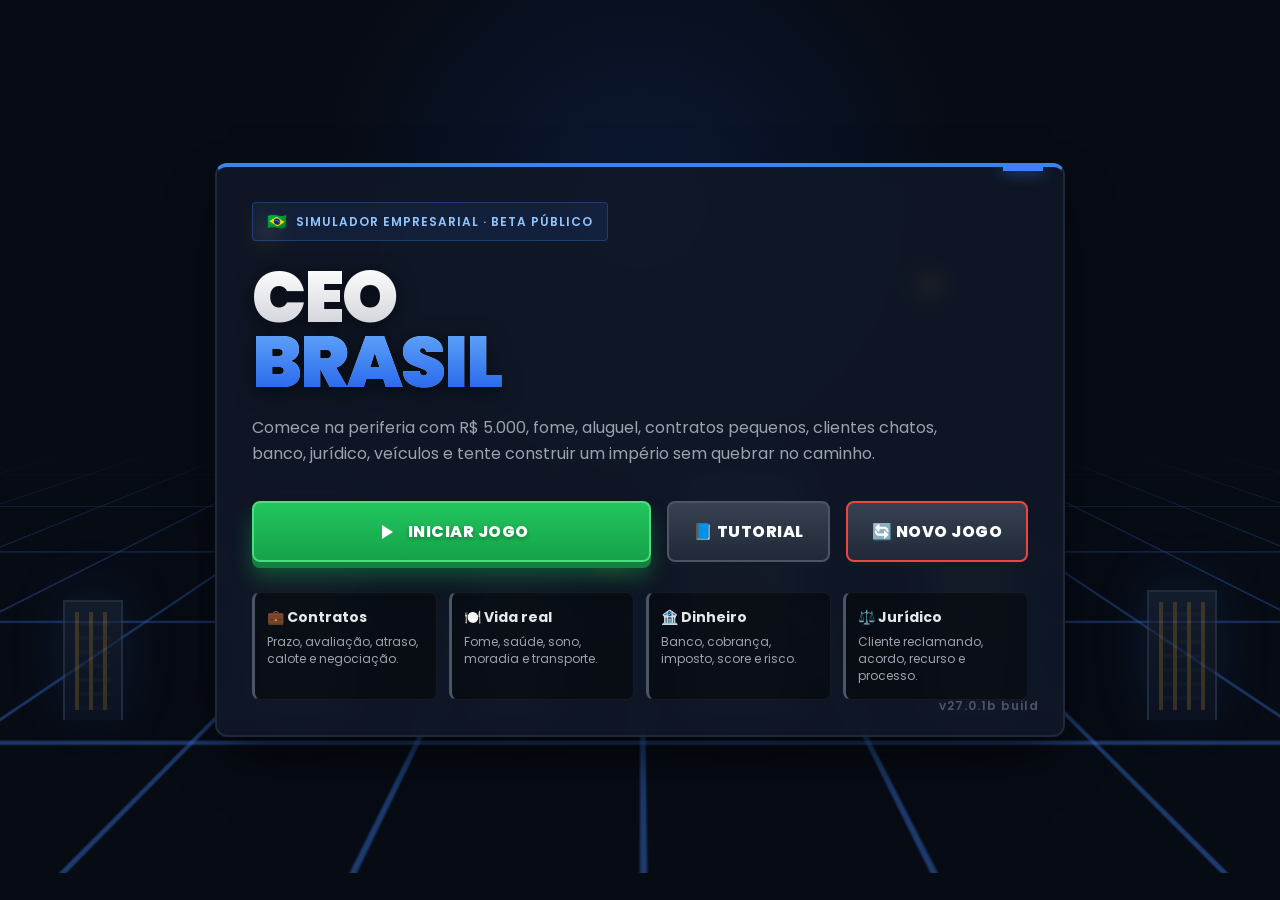
<file: index.html>
<!DOCTYPE html>
<html lang="pt-BR">
<head>
  <meta charset="UTF-8" />
  <meta name="viewport" content="width=device-width, initial-scale=1.0" />
  <title>CEO Brasil - Menu Inicial</title>
  <!-- Usando uma fonte mais encorpada para dar cara de logo de jogo -->
  <link href="https://fonts.googleapis.com/css2?family=Poppins:wght@400;600;800;900&display=swap" rel="stylesheet">
  
  <style>
    :root {
      --bg-dark: #070b14;
      --panel-bg: #111827;
      --panel-border: #1f2937;
      --accent-blue: #3b82f6;
      --accent-green: #22c55e;
      --text-main: #f3f4f6;
      --text-muted: #9ca3af;
      --money-gold: #fbbf24;
    }

    * {
      box-sizing: border-box;
      font-family: 'Poppins', sans-serif;
    }

    body {
      min-height: 100vh;
      margin: 0;
      overflow: hidden; /* Oculta a barra de rolagem */
      color: var(--text-main);
      background-color: var(--bg-dark);
      display: flex;
      justify-content: center;
      align-items: center;
      padding: 24px;
      position: relative;
    }

    /* --- EFEITO 3D DO CHÃO (RETROWAVE/SIMULADOR) --- */
    .floor-grid {
      position: absolute;
      bottom: 0; left: -50%; right: -50%;
      height: 50vh;
      background-image: 
        linear-gradient(rgba(59, 130, 246, 0.4) 2px, transparent 2px),
        linear-gradient(90deg, rgba(59, 130, 246, 0.4) 2px, transparent 2px);
      background-size: 80px 80px;
      transform: perspective(600px) rotateX(75deg);
      transform-origin: top center;
      animation: floorScroll 2s linear infinite;
      z-index: -3;
      -webkit-mask-image: linear-gradient(to top, rgba(0,0,0,1) 0%, rgba(0,0,0,0) 100%);
      mask-image: linear-gradient(to top, rgba(0,0,0,1) 0%, rgba(0,0,0,0) 100%);
    }

    @keyframes floorScroll {
      0% { background-position: 0 0; }
      100% { background-position: 0 80px; }
    }

    /* Brilho no fundo */
    body::before {
      content: "";
      position: absolute;
      top: -20%; left: 20%;
      width: 60vw; height: 60vw;
      background: radial-gradient(circle, rgba(37, 99, 235, 0.15) 0%, transparent 60%);
      z-index: -4;
      pointer-events: none;
    }

    .menu-scene {
      width: min(850px, 100%); /* Ajustado para um card único */
      position: relative;
      z-index: 1;
    }

    /* --- CIDADE COM SCROLL INFINITO --- */
    .city-wrapper {
      position: absolute;
      inset: auto 0 20vh 0; /* Acima da linha do chão */
      height: 250px;
      z-index: -2;
      opacity: 0.6;
      display: flex;
      width: 200vw;
      animation: cityScroll 40s linear infinite;
      pointer-events: none;
      filter: drop-shadow(0 -10px 30px rgba(59, 130, 246, 0.2));
    }

    @keyframes cityScroll {
      0% { transform: translateX(0); }
      100% { transform: translateX(-50vw); }
    }

    .city-layer {
      display: flex;
      align-items: flex-end;
      justify-content: space-around;
      width: 100vw;
      height: 100%;
    }
    
    .building {
      width: 80px;
      background: linear-gradient(180deg, #1e293b, #0f172a);
      border: 2px solid #334155;
      border-bottom: 0;
      position: relative;
    }
    /* Luzes das janelas */
    .building::after {
      content: "";
      position: absolute;
      inset: 10px;
      background: 
        repeating-linear-gradient(90deg, var(--money-gold) 0 4px, transparent 4px 14px),
        repeating-linear-gradient(180deg, transparent 0 10px, rgba(255,255,255,0.1) 10px 14px);
      opacity: 0.3;
    }

    .b1 { height: 120px; width: 60px; }
    .b2 { height: 200px; width: 100px; }
    .b3 { height: 150px; width: 80px; }
    .b4 { height: 240px; width: 120px; border-top: 4px solid var(--accent-blue); }
    .b5 { height: 180px; width: 90px; }
    .b6 { height: 130px; width: 70px; }

    /* --- LAYOUT PRINCIPAL --- */
    .menu-grid {
      display: flex;
      justify-content: center;
      width: 100%;
    }

    /* --- PAINEIS ESTILO HUD DE JOGO --- */
    .game-card {
      background: rgba(17, 24, 39, 0.85);
      backdrop-filter: blur(10px);
      border: 2px solid var(--panel-border);
      border-top: 4px solid var(--accent-blue);
      border-radius: 12px;
      padding: 35px;
      box-shadow: 0 25px 50px -12px rgba(0, 0, 0, 0.7);
      position: relative;
      overflow: hidden;
    }

    /* Detalhe tecnológico no painel */
    .game-card::before {
      content: "";
      position: absolute;
      top: 0; right: 20px;
      width: 40px; height: 4px;
      background: var(--accent-blue);
      box-shadow: 0 0 15px var(--accent-blue);
    }

    .badge {
      display: inline-flex;
      align-items: center;
      gap: 8px;
      padding: 6px 14px;
      border-radius: 4px;
      background: rgba(59, 130, 246, 0.1);
      border: 1px solid rgba(59, 130, 246, 0.3);
      color: #93c5fd;
      font-size: 12px;
      font-weight: 600;
      text-transform: uppercase;
      letter-spacing: 1px;
      margin-bottom: 24px;
    }

    /* --- LOGO DO JOGO --- */
    .title {
      font-size: clamp(48px, 6vw, 72px);
      line-height: 0.9;
      margin: 0;
      letter-spacing: -2px;
      text-transform: uppercase;
      font-weight: 900;
      background: linear-gradient(180deg, #ffffff, #9ca3af);
      -webkit-background-clip: text;
      -webkit-text-fill-color: transparent;
      filter: drop-shadow(0 4px 10px rgba(0,0,0,0.5));
    }
    
    .title span {
      display: block;
      color: var(--accent-blue);
      background: linear-gradient(180deg, #60a5fa, #2563eb);
      -webkit-background-clip: text;
      -webkit-text-fill-color: transparent;
    }

    .subtitle {
      margin: 20px 0 0;
      color: var(--text-muted);
      font-size: 16px;
      line-height: 1.6;
      max-width: 90%;
    }

    /* --- BOTÕES DE AÇÃO (GAME UI) --- */
    .menu-buttons {
      display: flex;
      flex-wrap: wrap;
      gap: 16px;
      margin: 35px 0 30px;
    }

    .menu-btn {
      padding: 16px 24px;
      border-radius: 8px;
      text-decoration: none;
      color: white;
      font-weight: 800;
      font-size: 16px;
      text-transform: uppercase;
      letter-spacing: 0.5px;
      display: inline-flex;
      align-items: center;
      justify-content: center;
      gap: 10px;
      transition: all 0.2s ease;
      position: relative;
      overflow: hidden;
    }

    /* Botão Principal de Iniciar */
    .start {
      background: linear-gradient(180deg, var(--accent-green), #16a34a);
      border: 2px solid #4ade80;
      box-shadow: 0 6px 0 #15803d, 0 15px 20px rgba(22, 163, 74, 0.4);
      text-shadow: 0 2px 4px rgba(0,0,0,0.3);
      flex: 1; /* Ocupa mais espaço */
      min-width: 200px;
    }
    
    .start:active {
      transform: translateY(6px);
      box-shadow: 0 0px 0 #15803d, 0 5px 10px rgba(22, 163, 74, 0.4);
    }

    .start:hover {
      filter: brightness(1.1);
      box-shadow: 0 6px 0 #15803d, 0 15px 30px rgba(22, 163, 74, 0.6);
    }

    /* Botões Secundários */
    .secondary-btn {
      background: linear-gradient(180deg, #374151, #1f2937);
      border: 2px solid #4b5563;
      box-shadow: 0 4px 0 #111827;
    }

    .secondary-btn:active {
      transform: translateY(4px);
      box-shadow: 0 0px 0 #111827;
    }

    .secondary-btn:hover {
      border-color: #6b7280;
      background: linear-gradient(180deg, #4b5563, #374151);
    }

    .dangerish {
      border-color: #ef4444;
    }
    .dangerish:hover {
      border-color: #f87171;
      background: linear-gradient(180deg, #991b1b, #7f1d1d);
    }

    /* --- MINI STATUS (Módulos do Simulador) --- */
    .mini-stats {
      display: grid;
      grid-template-columns: repeat(4, 1fr);
      gap: 12px;
      margin-top: 10px;
    }

    .mini-stat {
      border-radius: 8px;
      padding: 14px 12px;
      background: rgba(0, 0, 0, 0.4);
      border: 1px solid rgba(255, 255, 255, 0.05);
      border-left: 3px solid #4b5563;
      transition: 0.2s;
    }
    
    .mini-stat:hover {
      background: rgba(59, 130, 246, 0.1);
      border-left-color: var(--accent-blue);
      transform: translateY(-2px);
    }

    .mini-stat b {
      display: block;
      margin-bottom: 6px;
      font-size: 14px;
      color: #e5e7eb;
    }
    
    .mini-stat span {
      color: var(--text-muted);
      font-size: 12px;
      line-height: 1.4;
      display: block;
    }

    .version {
      position: absolute;
      right: 24px;
      bottom: 20px;
      color: #4b5563;
      font-size: 12px;
      font-weight: 600;
      letter-spacing: 1px;
    }

    /* Efeito de moedas flutuantes do jogo */
    .coin-particle {
      position: absolute;
      width: 20px; height: 20px;
      background: radial-gradient(circle, #fcd34d, #d97706);
      border-radius: 50%;
      box-shadow: 0 0 15px rgba(245, 158, 11, 0.6);
      animation: floatCoin 4s ease-in-out infinite;
      z-index: 0;
    }
    
    @keyframes floatCoin {
      0%, 100% { transform: translateY(0) scale(1); }
      50% { transform: translateY(-20px) scale(1.1); }
    }

    /* Responsividade */
    @media(max-width: 1024px) {
      .menu-grid { display: block; }
      .mini-stats { grid-template-columns: repeat(2, 1fr); }
      .city-wrapper { opacity: 0.3; }
    }
    
    @media(max-width: 540px) {
      .mini-stats { grid-template-columns: 1fr; }
      .menu-btn { width: 100%; }
      .game-card { padding: 20px; }
      .title { font-size: 40px; }
    }
  </style>
</head>
<body>
  <!-- Fundo 3D animado do simulador -->
  <div class="floor-grid"></div>

  <!-- Cidade infinita rolando ao fundo -->
  <div class="city-wrapper" aria-hidden="true">
    <div class="city-layer">
      <div class="building b1"></div>
      <div class="building b2"></div>
      <div class="building b3"></div>
      <div class="building b4"></div>
      <div class="building b5"></div>
      <div class="building b6"></div>
    </div>
    <div class="city-layer">
      <div class="building b1"></div>
      <div class="building b2"></div>
      <div class="building b3"></div>
      <div class="building b4"></div>
      <div class="building b5"></div>
      <div class="building b6"></div>
    </div>
  </div>

  <div class="menu-scene">
    <!-- Partículas decorativas de moedas pelo fundo -->
    <div class="coin-particle" style="top: 10%; left: 5%; animation-delay: 0s;"></div>
    <div class="coin-particle" style="top: 20%; right: 15%; animation-delay: 1s; width: 15px; height: 15px;"></div>
    <div class="coin-particle" style="bottom: 30%; left: 45%; animation-delay: 2s; width: 25px; height: 25px;"></div>

    <main class="menu-grid">
      <!-- Painel Principal Centralizado -->
      <section class="game-card">
        <div class="badge">
          <span style="font-size: 16px;">🇧🇷</span> Simulador Empresarial · Beta Público
        </div>
        
        <h1 class="title">CEO <span>Brasil</span></h1>
        
        <p class="subtitle">
          Comece na periferia com R$ 5.000, fome, aluguel, contratos pequenos, 
          clientes chatos, banco, jurídico, veículos e tente construir um império sem quebrar no caminho.
        </p>
        
        <div class="menu-buttons">
          <!-- Botão principal destacado -->
          <a class="menu-btn start" href="jogo.html">
            <svg width="24" height="24" viewBox="0 0 24 24" fill="currentColor" xmlns="http://www.w3.org/2000/svg">
              <path d="M8 5V19L19 12L8 5Z" />
            </svg>
            Iniciar Jogo
          </a>
          
          <a class="menu-btn secondary-btn" href="tutorial.html">
            📘 Tutorial
          </a>
          
          <a class="menu-btn secondary-btn dangerish" href="jogo.html" onclick="localStorage.removeItem('ceo_brasil_v15_save')">
            🔄 Novo Jogo
          </a>
        </div>
        
        <div class="mini-stats">
          <div class="mini-stat">
            <b>💼 Contratos</b>
            <span>Prazo, avaliação, atraso, calote e negociação.</span>
          </div>
          <div class="mini-stat">
            <b>🍽️ Vida real</b>
            <span>Fome, saúde, sono, moradia e transporte.</span>
          </div>
          <div class="mini-stat">
            <b>🏦 Dinheiro</b>
            <span>Banco, cobrança, imposto, score e risco.</span>
          </div>
          <div class="mini-stat">
            <b>⚖️ Jurídico</b>
            <span>Cliente reclamando, acordo, recurso e processo.</span>
          </div>
        </div>
        
        <div class="version">v27.0.1b build</div>
      </section>
    </main>
  </div>
</body>
</html>
</file>
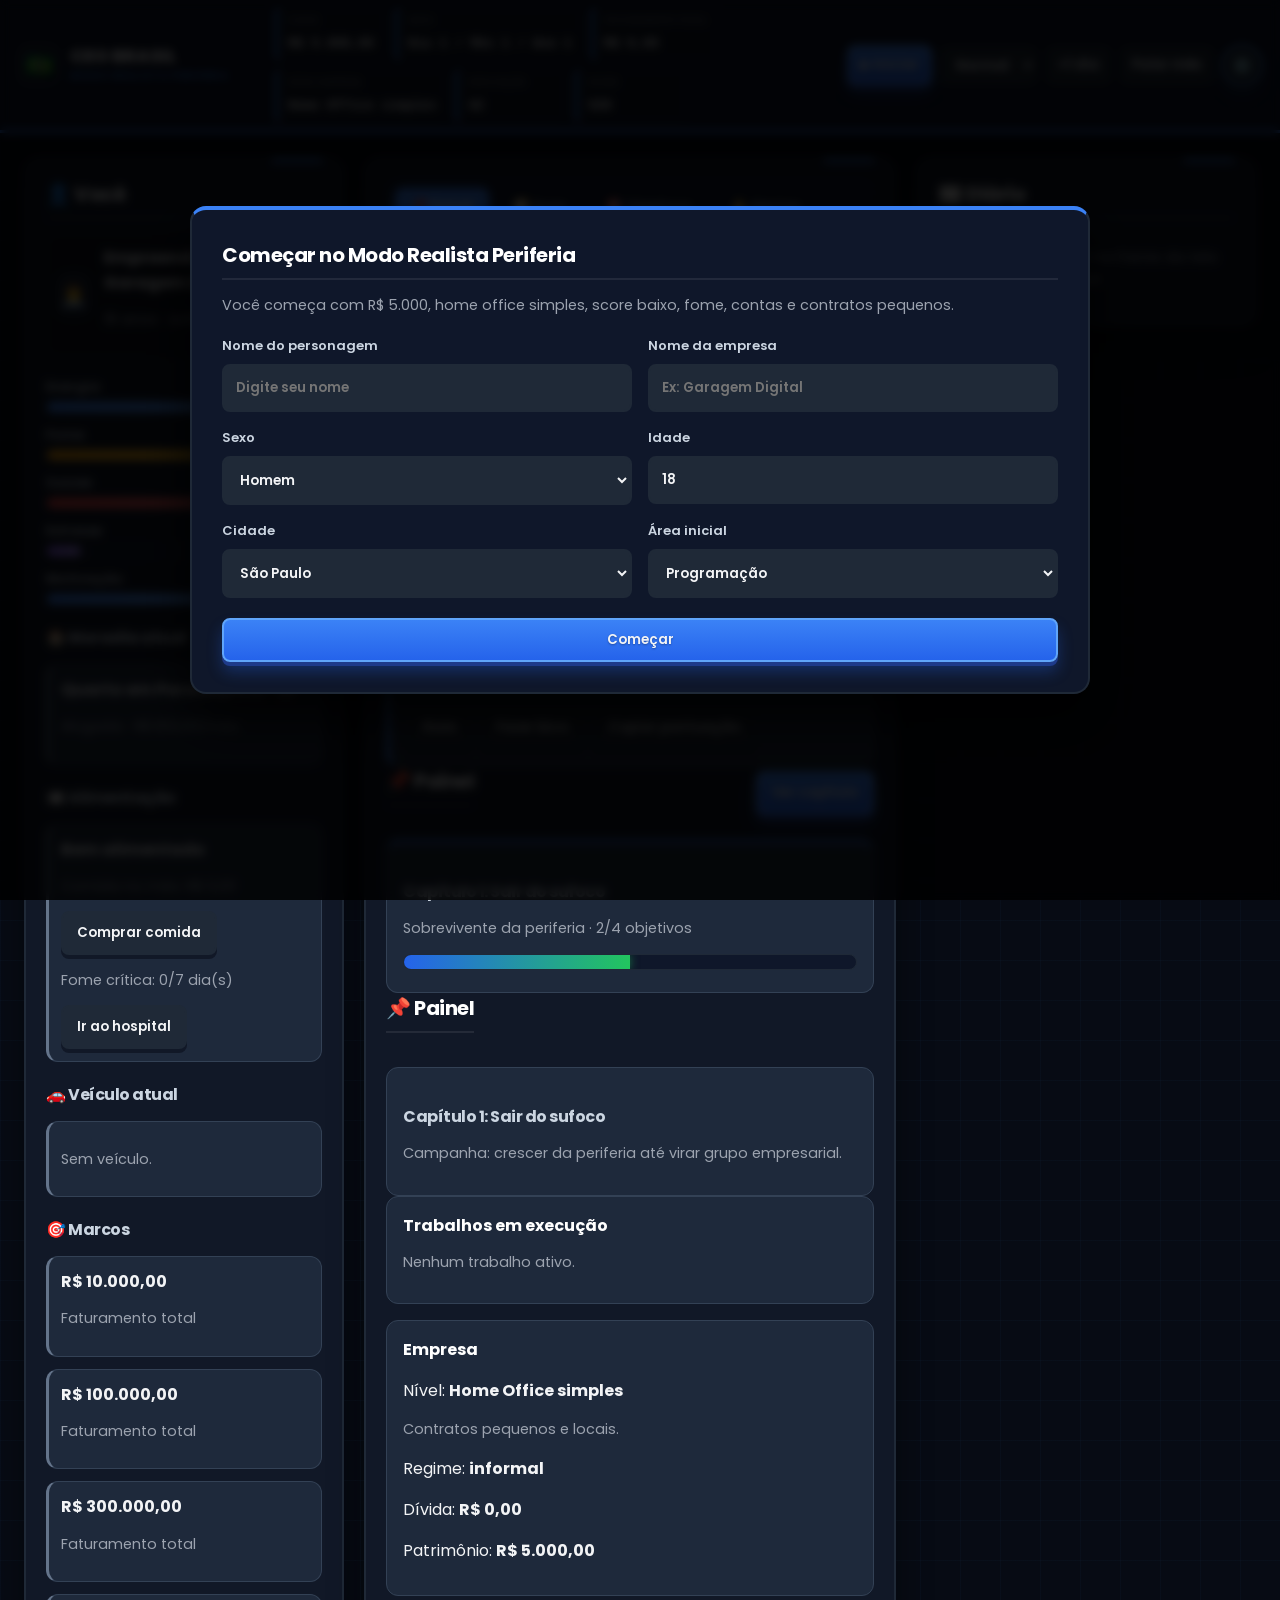
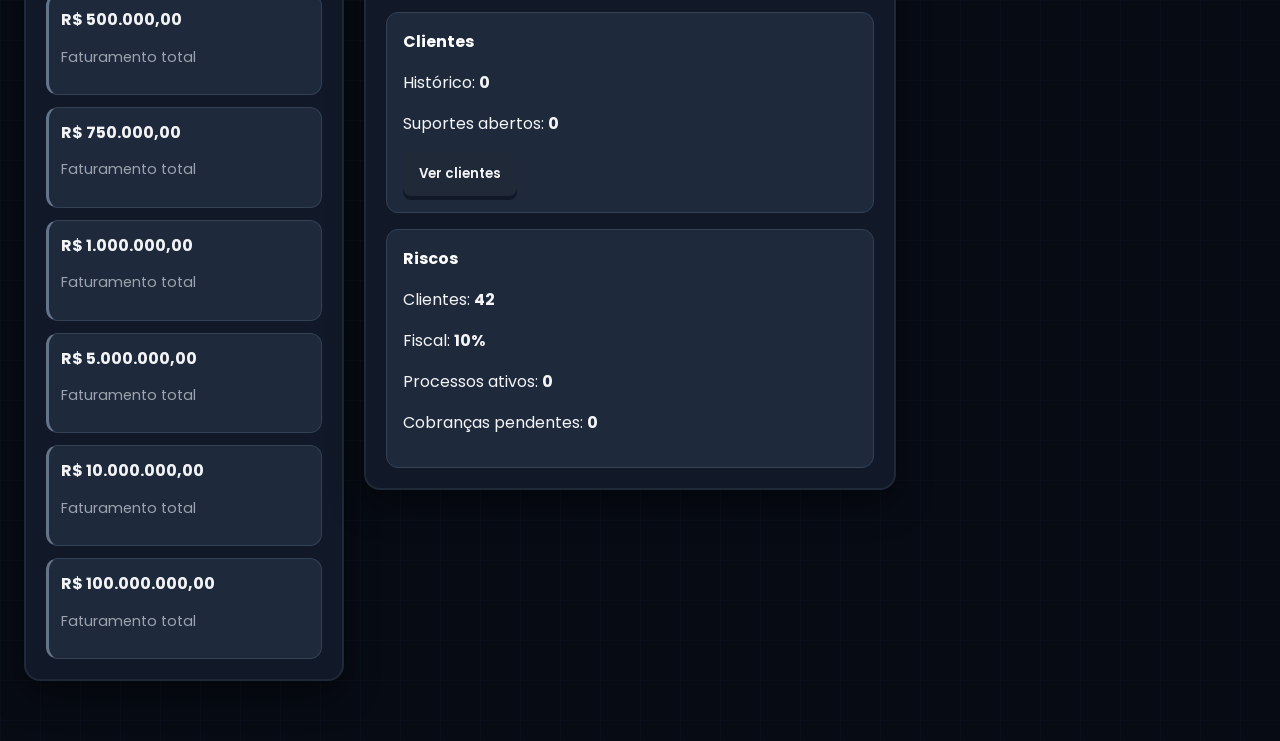
<file: jogo.html>
<!DOCTYPE html>
<html lang="pt-BR">
<head>
  <meta charset="UTF-8" />
  <meta name="viewport" content="width=device-width, initial-scale=1.0" />
  <title>CEO Brasil - Modo Realista Periferia</title>
  <link rel="stylesheet" href="styler.css" />
</head>
<body>
  <header class="topbar">
    <div class="brand"><div class="logo">🇧🇷</div><div><h1>CEO Brasil</h1><p>Modo Realista Periferia</p></div></div>
    <div class="hud">
      <div class="stat"><small>Caixa</small><b id="cash">R$ 0</b></div>
      <div class="stat"><small>Data</small><b id="date">Dia 1</b></div>
      <div class="stat"><small>Faturamento total</small><b id="lifetime">R$ 0</b></div>
      <div class="stat"><small>Nível empresa</small><b id="bizLevel">Home office</b></div>
      <div class="stat"><small>Reputação</small><b id="rep">0</b></div>
      <div class="stat"><small>Score</small><b id="score">0</b></div>
    </div>
    <div class="time-controls">
      <button class="primary" id="autoBtn" onclick="toggleAuto()">▶ Iniciar</button>
      <select id="speed" onchange="setSpeed(this.value)"><option value="1500">Normal</option><option value="700">Rápido</option><option value="250">Turbo</option></select>
      <button onclick="nextDay()">+1 dia</button>
      <button onclick="skipMonth()">Pular mês</button>
      <button class="icon-btn settings-top-button" title="Configurações" onclick="goSettings()">⚙️</button>
    </div>
  </header>
  <main class="layout">
    <aside class="panel left">
      <h2>👤 Você</h2>
      <div class="profile"><div class="avatar" id="avatar">🧑‍💼</div><div><b id="playerLabel">Empresário</b><p id="lifeLabel" class="muted">18 anos · solteiro</p></div></div>
      <div class="meters">
        <label>Energia <span id="energyLabel"></span></label><div class="meter"><i id="energyBar"></i></div>
        <label>Fome <span id="hungerLabel"></span></label><div class="meter"><i id="hungerBar"></i></div>
        <label>Saúde <span id="healthLabel"></span></label><div class="meter"><i id="healthBar"></i></div>
        <label>Estresse <span id="stressLabel"></span></label><div class="meter"><i id="stressBar"></i></div>
        <label>Motivação <span id="motivationLabel"></span></label><div class="meter"><i id="motivationBar"></i></div>
      </div>
      <h3>🏠 Moradia atual</h3><div id="currentHousing" class="mini-card"></div>
      <h3>🍽️ Alimentação</h3><div id="currentFood" class="mini-card"></div>
      <h3>🚗 Veículo atual</h3><div id="currentVehicle" class="mini-card"></div>
      <h3>🎯 Marcos</h3><div id="milestones" class="stack"></div>
    </aside>
    <section class="panel center">
      <nav id="tabs" class="tabs"></nav>
      <div id="content"></div>
    </section>
    <aside class="panel right">
      <h2>📰 Diário</h2>
      <div id="news" class="news"></div>
      <div id="log" class="log"></div>
    </aside>
  </main>
  <div class="modal show" id="startModal"><div class="modal-box big">
    <h2>Começar no Modo Realista Periferia</h2>
    <p class="muted">Você começa com R$ 5.000, home office simples, score baixo, fome, contas e contratos pequenos.</p>
    <div class="form-grid">
      <label>Nome do personagem<input id="startName" value="" placeholder="Digite seu nome"></label>
      <label>Nome da empresa<input id="startCompany" value="" placeholder="Ex: Garagem Digital"></label>
      <label>Sexo<select id="startGender"><option value="homem">Homem</option><option value="mulher">Mulher</option></select></label>
      <label>Idade<input id="startAge" type="number" min="18" max="60" value="18"></label>
      <label>Cidade<select id="startCity"></select></label>
      <label>Área inicial<select id="startFocus"><option value="programacao">Programação</option><option value="design">Design</option><option value="vendas">Vendas</option><option value="atendimento">Atendimento</option></select></label>
    </div>
    <button class="primary wide" onclick="startGame()">Começar</button>
  </div></div>
  <div class="modal" id="monthModal"><div class="modal-box big" id="monthBox"></div></div>
  <div class="modal" id="interviewModal"><div class="modal-box" id="interviewBox"></div></div>

  <div class="modal" id="chapterModal"><div class="modal-box big" id="chapterBox"></div></div>
  <div class="modal" id="feedbackModal"><div class="modal-box big" id="feedbackBox"></div></div>
  <div class="modal" id="alertsModal"><div class="modal-box big" id="alertsBox"></div></div>
  <div class="modal" id="gameOverModal"><div class="modal-box big" id="gameOverBox"></div></div>
  <div class="modal" id="diaryPopupModal"><div class="modal-box diary-popup-box" id="diaryPopupBox"></div></div>
  <script src="game.js"></script>
  <script src="judicial.js"></script>
  <script src="contracts.js"></script>
  <script src="data.js"></script>
  <script src="clients.js"></script>
  <script src="employees.js"></script>
  <script src="bank.js"></script>
  <script src="vehicles.js"></script>
  <script src="finance.js"></script>
  <script src="ui.js"></script>
  <script src="gameplay.js"></script>
  <script src="hospital.js"></script>
  <script src="client_interactions.js"></script>
  <script src="balance.js"></script>
  <script src="v22_features.js"></script>
  <script src="consumption.js"></script>
  <script src="vacations.js"></script>
  <script src="digital_infra.js"></script>
  <script src="diary_popup.js"></script>
  <script src="settings.js"></script>
  <script src="guided_tutorial.js"></script>
  <script src="tab_router.js"></script>
</body>
</html>
</file>
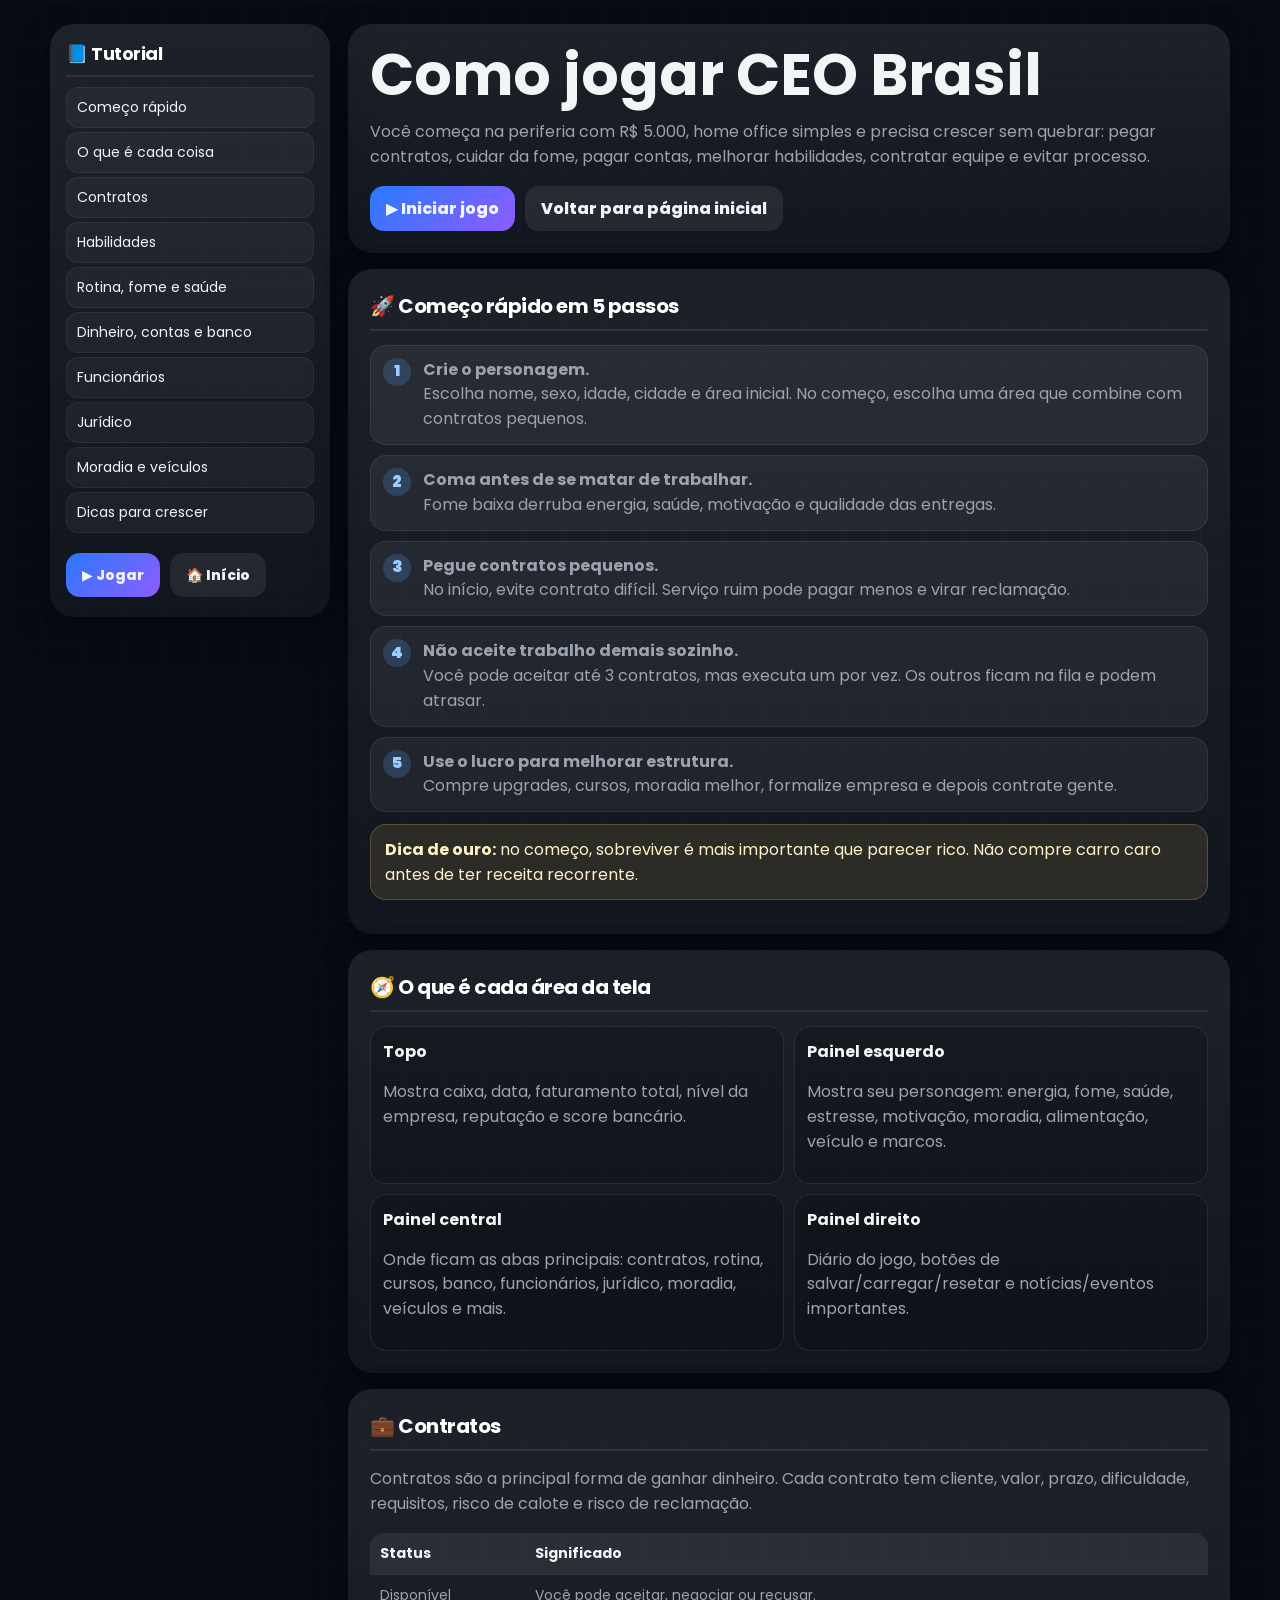
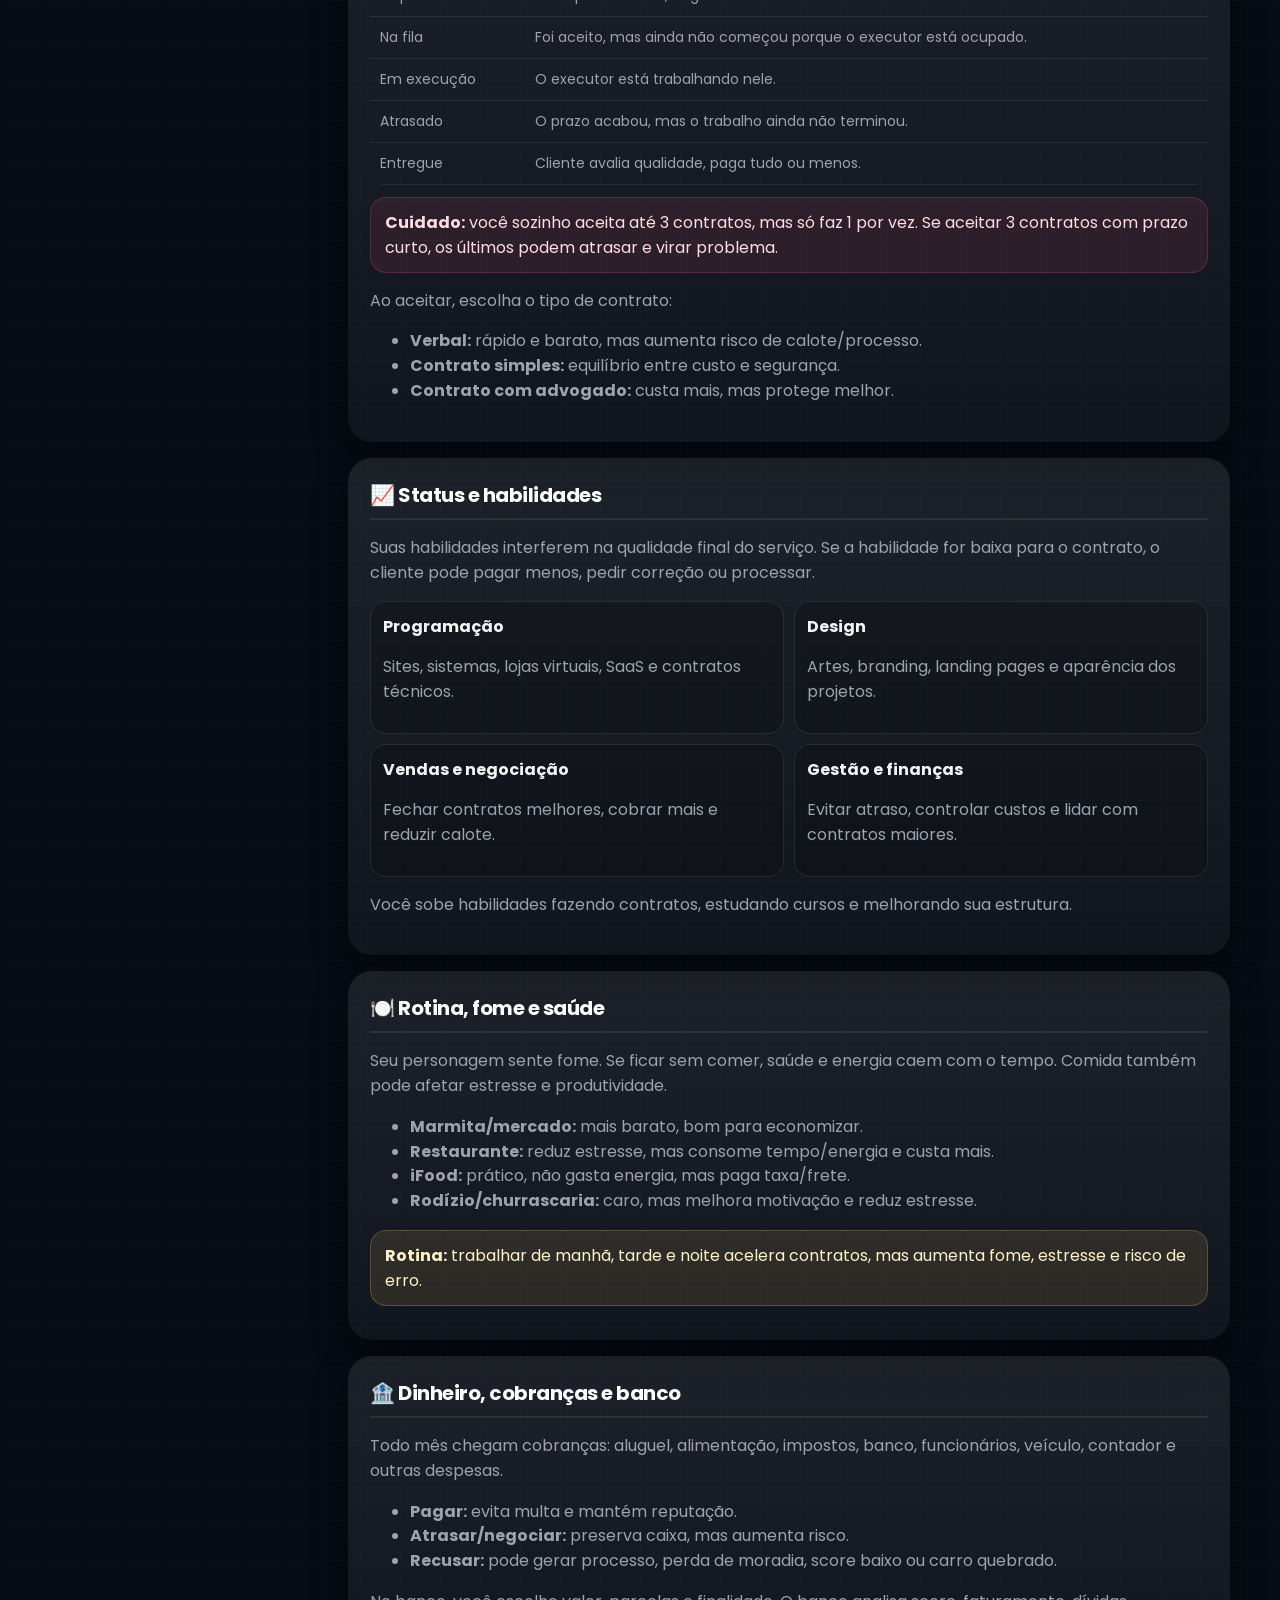
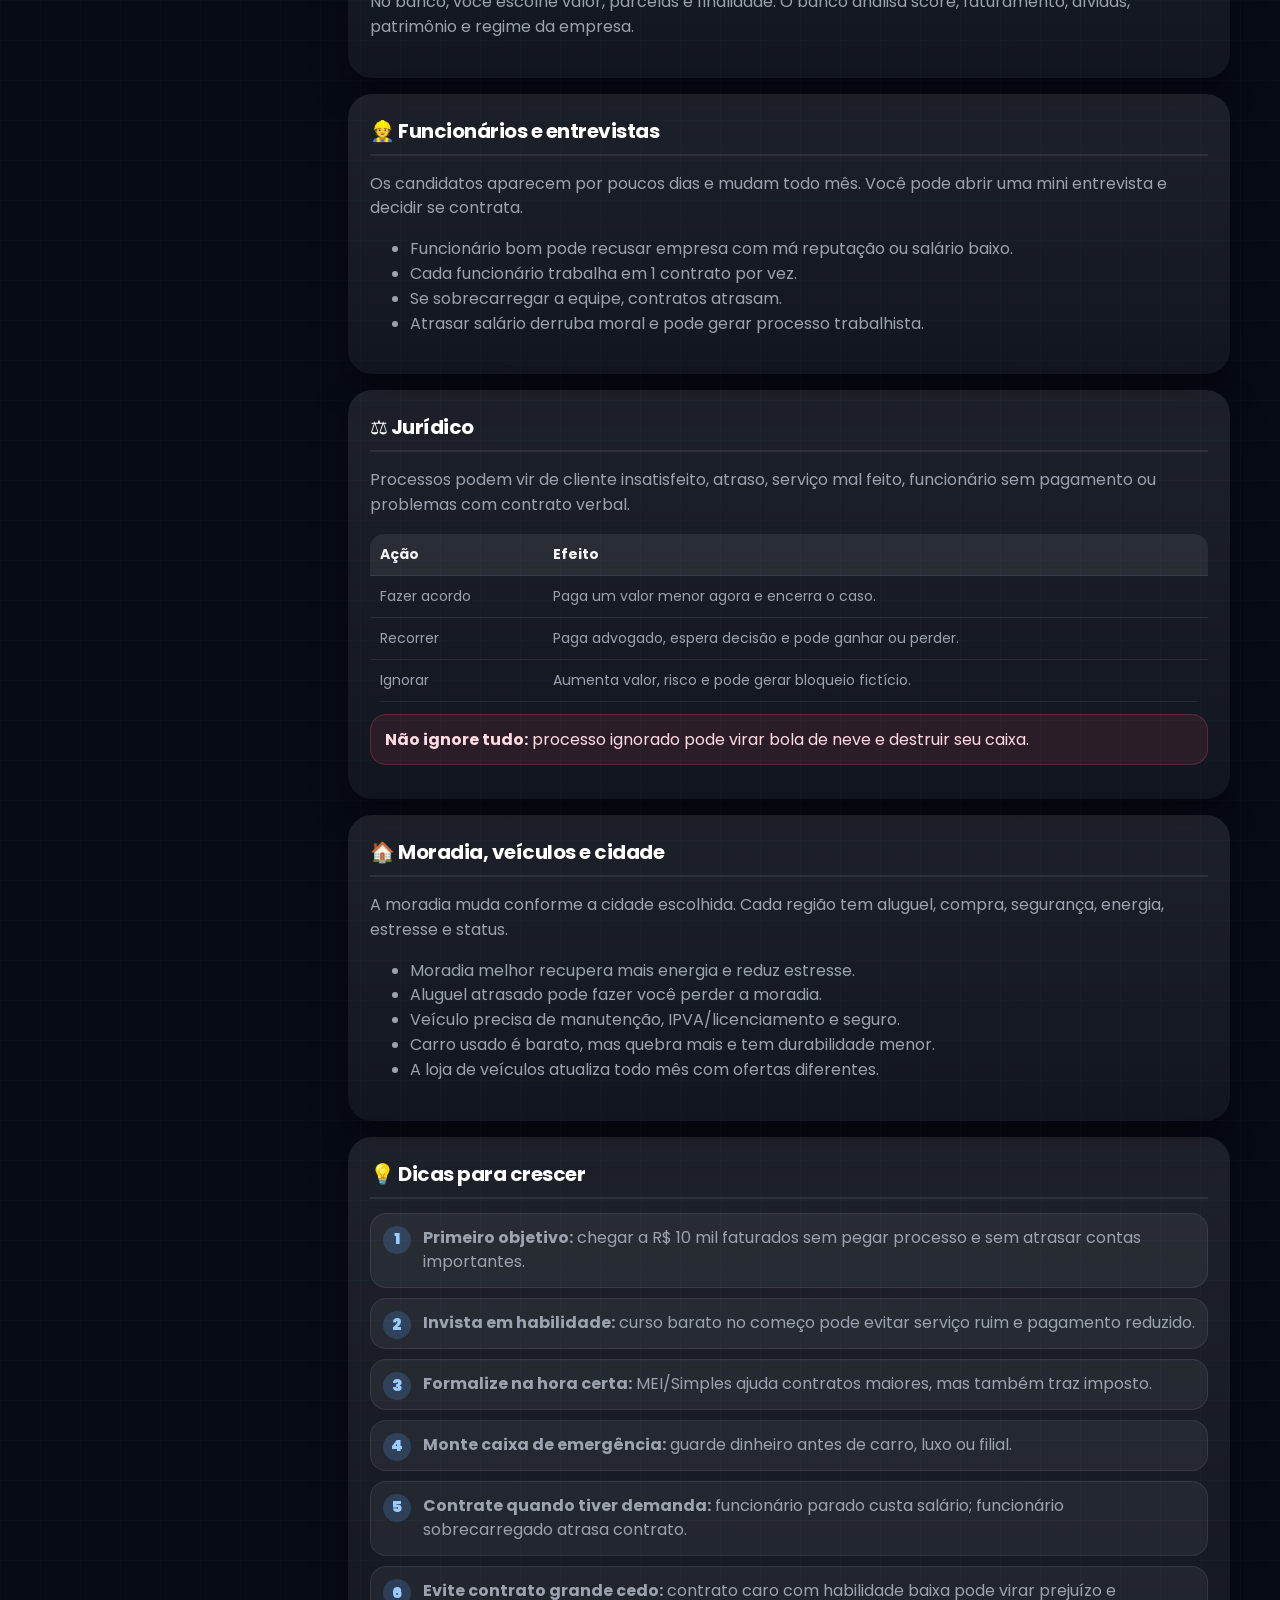
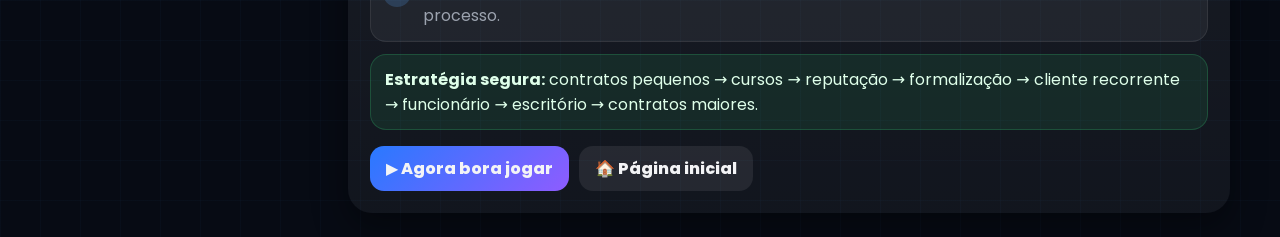
<file: tutorial.html>
<!DOCTYPE html>
<html lang="pt-BR">
<head>
  <meta charset="UTF-8" />
  <meta name="viewport" content="width=device-width, initial-scale=1.0" />
  <title>Tutorial - CEO Brasil</title>
  <link rel="stylesheet" href="styler.css" />
  <style>
    body.tutorial-body{min-height:100vh;padding:24px;}
    .tutorial-wrap{width:min(1180px,100%);margin:0 auto;display:grid;grid-template-columns:280px 1fr;gap:18px;align-items:start;}
    .tutorial-nav{position:sticky;top:18px;background:linear-gradient(180deg,rgba(255,255,255,.09),rgba(255,255,255,.045));border:1px solid var(--border);border-radius:24px;box-shadow:var(--shadow);padding:16px;}
    .tutorial-nav h2{margin:0 0 10px;font-size:18px;}
    .tutorial-nav a{display:block;text-decoration:none;color:var(--text);padding:9px 10px;border-radius:12px;margin:4px 0;background:rgba(255,255,255,.045);border:1px solid rgba(255,255,255,.06);font-size:14px;}
    .tutorial-nav a:hover{background:rgba(90,169,255,.16);}
    .tutorial-main{display:grid;gap:16px;}
    .hero-tutorial,.guide-card{background:linear-gradient(180deg,rgba(255,255,255,.09),rgba(255,255,255,.045));border:1px solid var(--border);border-radius:24px;box-shadow:var(--shadow);padding:22px;}
    .hero-tutorial h1{font-size:clamp(32px,5vw,58px);line-height:1;margin:0 0 10px;}
    .hero-tutorial p,.guide-card p,.guide-card li{color:var(--muted);line-height:1.55;}
    .action-row{display:flex;flex-wrap:wrap;gap:10px;margin-top:16px;}
    .action-row a{display:inline-flex;align-items:center;justify-content:center;min-height:44px;padding:10px 16px;border-radius:14px;text-decoration:none;color:var(--text);font-weight:800;background:rgba(255,255,255,.08);border:1px solid var(--border);}
    .action-row a.primary-link{background:linear-gradient(135deg,#2979ff,#8e5cff);border:0;}
    .tip{padding:12px 14px;border-radius:16px;background:rgba(255,209,102,.11);border:1px solid rgba(255,209,102,.22);color:#fff2c8;margin:12px 0;}
    .goodbox{padding:12px 14px;border-radius:16px;background:rgba(55,214,122,.10);border:1px solid rgba(55,214,122,.22);color:#dfffea;margin:12px 0;}
    .warnbox{padding:12px 14px;border-radius:16px;background:rgba(255,92,122,.10);border:1px solid rgba(255,92,122,.22);color:#ffdbe3;margin:12px 0;}
    .mini-grid{display:grid;grid-template-columns:repeat(2,minmax(0,1fr));gap:10px;margin-top:10px;}
    .mini{background:rgba(0,0,0,.18);border:1px solid rgba(255,255,255,.09);border-radius:16px;padding:12px;}
    .mini b{display:block;margin-bottom:5px;}
    .step-list{counter-reset:steps;display:grid;gap:10px;padding:0;margin:12px 0;}
    .step-list li{list-style:none;background:rgba(255,255,255,.055);border:1px solid rgba(255,255,255,.08);border-radius:16px;padding:12px 12px 12px 52px;position:relative;}
    .step-list li::before{counter-increment:steps;content:counter(steps);position:absolute;left:12px;top:12px;width:28px;height:28px;border-radius:999px;background:rgba(90,169,255,.2);display:grid;place-items:center;color:#9bcbff;font-weight:900;}
    code{background:rgba(0,0,0,.28);padding:2px 6px;border-radius:8px;color:#b8dcff;}
    table{width:100%;border-collapse:collapse;margin-top:10px;overflow:hidden;border-radius:14px;}
    th,td{padding:10px;border-bottom:1px solid rgba(255,255,255,.08);text-align:left;color:var(--muted);font-size:14px;}
    th{color:var(--text);background:rgba(255,255,255,.07);}
    @media(max-width:900px){.tutorial-wrap{grid-template-columns:1fr}.tutorial-nav{position:static}.mini-grid{grid-template-columns:1fr}}
  </style>
</head>
<body class="tutorial-body">
  <div class="tutorial-wrap">
    <aside class="tutorial-nav">
      <h2>📘 Tutorial</h2>
      <a href="#inicio">Começo rápido</a>
      <a href="#tela">O que é cada coisa</a>
      <a href="#contratos">Contratos</a>
      <a href="#habilidades">Habilidades</a>
      <a href="#rotina">Rotina, fome e saúde</a>
      <a href="#dinheiro">Dinheiro, contas e banco</a>
      <a href="#equipe">Funcionários</a>
      <a href="#juridico">Jurídico</a>
      <a href="#moradia">Moradia e veículos</a>
      <a href="#dicas">Dicas para crescer</a>
      <div class="action-row"><a class="primary-link" href="jogo.html">▶ Jogar</a><a href="index.html">🏠 Início</a></div>
    </aside>

    <main class="tutorial-main">
      <section class="hero-tutorial" id="inicio">
        <h1>Como jogar CEO Brasil</h1>
        <p>Você começa na periferia com R$ 5.000, home office simples e precisa crescer sem quebrar: pegar contratos, cuidar da fome, pagar contas, melhorar habilidades, contratar equipe e evitar processo.</p>
        <div class="action-row"><a class="primary-link" href="jogo.html">▶ Iniciar jogo</a><a href="index.html">Voltar para página inicial</a></div>
      </section>

      <section class="guide-card">
        <h2>🚀 Começo rápido em 5 passos</h2>
        <ol class="step-list">
          <li><b>Crie o personagem.</b><br>Escolha nome, sexo, idade, cidade e área inicial. No começo, escolha uma área que combine com contratos pequenos.</li>
          <li><b>Coma antes de se matar de trabalhar.</b><br>Fome baixa derruba energia, saúde, motivação e qualidade das entregas.</li>
          <li><b>Pegue contratos pequenos.</b><br>No início, evite contrato difícil. Serviço ruim pode pagar menos e virar reclamação.</li>
          <li><b>Não aceite trabalho demais sozinho.</b><br>Você pode aceitar até 3 contratos, mas executa um por vez. Os outros ficam na fila e podem atrasar.</li>
          <li><b>Use o lucro para melhorar estrutura.</b><br>Compre upgrades, cursos, moradia melhor, formalize empresa e depois contrate gente.</li>
        </ol>
        <div class="tip"><b>Dica de ouro:</b> no começo, sobreviver é mais importante que parecer rico. Não compre carro caro antes de ter receita recorrente.</div>
      </section>

      <section class="guide-card" id="tela">
        <h2>🧭 O que é cada área da tela</h2>
        <div class="mini-grid">
          <div class="mini"><b>Topo</b><p>Mostra caixa, data, faturamento total, nível da empresa, reputação e score bancário.</p></div>
          <div class="mini"><b>Painel esquerdo</b><p>Mostra seu personagem: energia, fome, saúde, estresse, motivação, moradia, alimentação, veículo e marcos.</p></div>
          <div class="mini"><b>Painel central</b><p>Onde ficam as abas principais: contratos, rotina, cursos, banco, funcionários, jurídico, moradia, veículos e mais.</p></div>
          <div class="mini"><b>Painel direito</b><p>Diário do jogo, botões de salvar/carregar/resetar e notícias/eventos importantes.</p></div>
        </div>
      </section>

      <section class="guide-card" id="contratos">
        <h2>💼 Contratos</h2>
        <p>Contratos são a principal forma de ganhar dinheiro. Cada contrato tem cliente, valor, prazo, dificuldade, requisitos, risco de calote e risco de reclamação.</p>
        <table>
          <tr><th>Status</th><th>Significado</th></tr>
          <tr><td>Disponível</td><td>Você pode aceitar, negociar ou recusar.</td></tr>
          <tr><td>Na fila</td><td>Foi aceito, mas ainda não começou porque o executor está ocupado.</td></tr>
          <tr><td>Em execução</td><td>O executor está trabalhando nele.</td></tr>
          <tr><td>Atrasado</td><td>O prazo acabou, mas o trabalho ainda não terminou.</td></tr>
          <tr><td>Entregue</td><td>Cliente avalia qualidade, paga tudo ou menos.</td></tr>
        </table>
        <div class="warnbox"><b>Cuidado:</b> você sozinho aceita até 3 contratos, mas só faz 1 por vez. Se aceitar 3 contratos com prazo curto, os últimos podem atrasar e virar problema.</div>
        <p>Ao aceitar, escolha o tipo de contrato:</p>
        <ul>
          <li><b>Verbal:</b> rápido e barato, mas aumenta risco de calote/processo.</li>
          <li><b>Contrato simples:</b> equilíbrio entre custo e segurança.</li>
          <li><b>Contrato com advogado:</b> custa mais, mas protege melhor.</li>
        </ul>
      </section>

      <section class="guide-card" id="habilidades">
        <h2>📈 Status e habilidades</h2>
        <p>Suas habilidades interferem na qualidade final do serviço. Se a habilidade for baixa para o contrato, o cliente pode pagar menos, pedir correção ou processar.</p>
        <div class="mini-grid">
          <div class="mini"><b>Programação</b><p>Sites, sistemas, lojas virtuais, SaaS e contratos técnicos.</p></div>
          <div class="mini"><b>Design</b><p>Artes, branding, landing pages e aparência dos projetos.</p></div>
          <div class="mini"><b>Vendas e negociação</b><p>Fechar contratos melhores, cobrar mais e reduzir calote.</p></div>
          <div class="mini"><b>Gestão e finanças</b><p>Evitar atraso, controlar custos e lidar com contratos maiores.</p></div>
        </div>
        <p>Você sobe habilidades fazendo contratos, estudando cursos e melhorando sua estrutura.</p>
      </section>

      <section class="guide-card" id="rotina">
        <h2>🍽️ Rotina, fome e saúde</h2>
        <p>Seu personagem sente fome. Se ficar sem comer, saúde e energia caem com o tempo. Comida também pode afetar estresse e produtividade.</p>
        <ul>
          <li><b>Marmita/mercado:</b> mais barato, bom para economizar.</li>
          <li><b>Restaurante:</b> reduz estresse, mas consome tempo/energia e custa mais.</li>
          <li><b>iFood:</b> prático, não gasta energia, mas paga taxa/frete.</li>
          <li><b>Rodízio/churrascaria:</b> caro, mas melhora motivação e reduz estresse.</li>
        </ul>
        <div class="tip"><b>Rotina:</b> trabalhar de manhã, tarde e noite acelera contratos, mas aumenta fome, estresse e risco de erro.</div>
      </section>

      <section class="guide-card" id="dinheiro">
        <h2>🏦 Dinheiro, cobranças e banco</h2>
        <p>Todo mês chegam cobranças: aluguel, alimentação, impostos, banco, funcionários, veículo, contador e outras despesas.</p>
        <ul>
          <li><b>Pagar:</b> evita multa e mantém reputação.</li>
          <li><b>Atrasar/negociar:</b> preserva caixa, mas aumenta risco.</li>
          <li><b>Recusar:</b> pode gerar processo, perda de moradia, score baixo ou carro quebrado.</li>
        </ul>
        <p>No banco, você escolhe valor, parcelas e finalidade. O banco analisa score, faturamento, dívidas, patrimônio e regime da empresa.</p>
      </section>

      <section class="guide-card" id="equipe">
        <h2>👷 Funcionários e entrevistas</h2>
        <p>Os candidatos aparecem por poucos dias e mudam todo mês. Você pode abrir uma mini entrevista e decidir se contrata.</p>
        <ul>
          <li>Funcionário bom pode recusar empresa com má reputação ou salário baixo.</li>
          <li>Cada funcionário trabalha em 1 contrato por vez.</li>
          <li>Se sobrecarregar a equipe, contratos atrasam.</li>
          <li>Atrasar salário derruba moral e pode gerar processo trabalhista.</li>
        </ul>
      </section>

      <section class="guide-card" id="juridico">
        <h2>⚖️ Jurídico</h2>
        <p>Processos podem vir de cliente insatisfeito, atraso, serviço mal feito, funcionário sem pagamento ou problemas com contrato verbal.</p>
        <table>
          <tr><th>Ação</th><th>Efeito</th></tr>
          <tr><td>Fazer acordo</td><td>Paga um valor menor agora e encerra o caso.</td></tr>
          <tr><td>Recorrer</td><td>Paga advogado, espera decisão e pode ganhar ou perder.</td></tr>
          <tr><td>Ignorar</td><td>Aumenta valor, risco e pode gerar bloqueio fictício.</td></tr>
        </table>
        <div class="warnbox"><b>Não ignore tudo:</b> processo ignorado pode virar bola de neve e destruir seu caixa.</div>
      </section>

      <section class="guide-card" id="moradia">
        <h2>🏠 Moradia, veículos e cidade</h2>
        <p>A moradia muda conforme a cidade escolhida. Cada região tem aluguel, compra, segurança, energia, estresse e status.</p>
        <ul>
          <li>Moradia melhor recupera mais energia e reduz estresse.</li>
          <li>Aluguel atrasado pode fazer você perder a moradia.</li>
          <li>Veículo precisa de manutenção, IPVA/licenciamento e seguro.</li>
          <li>Carro usado é barato, mas quebra mais e tem durabilidade menor.</li>
          <li>A loja de veículos atualiza todo mês com ofertas diferentes.</li>
        </ul>
      </section>

      <section class="guide-card" id="dicas">
        <h2>💡 Dicas para crescer</h2>
        <ol class="step-list">
          <li><b>Primeiro objetivo:</b> chegar a R$ 10 mil faturados sem pegar processo e sem atrasar contas importantes.</li>
          <li><b>Invista em habilidade:</b> curso barato no começo pode evitar serviço ruim e pagamento reduzido.</li>
          <li><b>Formalize na hora certa:</b> MEI/Simples ajuda contratos maiores, mas também traz imposto.</li>
          <li><b>Monte caixa de emergência:</b> guarde dinheiro antes de carro, luxo ou filial.</li>
          <li><b>Contrate quando tiver demanda:</b> funcionário parado custa salário; funcionário sobrecarregado atrasa contrato.</li>
          <li><b>Evite contrato grande cedo:</b> contrato caro com habilidade baixa pode virar prejuízo e processo.</li>
        </ol>
        <div class="goodbox"><b>Estratégia segura:</b> contratos pequenos → cursos → reputação → formalização → cliente recorrente → funcionário → escritório → contratos maiores.</div>
        <div class="action-row"><a class="primary-link" href="jogo.html">▶ Agora bora jogar</a><a href="index.html">🏠 Página inicial</a></div>
      </section>
    </main>
  </div>
</body>
</html>
</file>
<file: styler.css>
@import url('https://fonts.googleapis.com/css2?family=Poppins:wght@400;500;600;700;800&display=swap');

:root {
  --bg: #070b14;
  --panel: #111827;
  --panel-border: #1f2937;
  --panel-accent: #3b82f6;
  --text: #f3f4f6;
  --muted: #9ca3af;
  --good: #22c55e;
  --bad: #ef4444;
  --warn: #fbbf24;
  --blue: #3b82f6;
  --purple: #8b5cf6;
  --line: rgba(255, 255, 255, 0.08);
  --shadow: 0 15px 35px rgba(0, 0, 0, 0.4);
}

* { box-sizing: border-box; }

body {
  margin: 0;
  min-height: 100vh;
  background-color: var(--bg);
  background-image: 
    linear-gradient(rgba(59, 130, 246, 0.03) 1px, transparent 1px),
    linear-gradient(90deg, rgba(59, 130, 246, 0.03) 1px, transparent 1px);
  background-size: 40px 40px;
  color: var(--text);
  font-family: 'Poppins', system-ui, sans-serif;
}

/* Scrollbar Customizada (Estilo Jogo) */
::-webkit-scrollbar { width: 8px; height: 8px; }
::-webkit-scrollbar-track { background: rgba(0,0,0,0.2); }
::-webkit-scrollbar-thumb { background: var(--panel-border); border-radius: 4px; }
::-webkit-scrollbar-thumb:hover { background: var(--blue); }

/* --- BOTÕES ESTILO GAME UI --- */
button, input, select {
  font-family: 'Poppins', sans-serif;
  border: 2px solid var(--panel-border);
  background: #1f2937;
  color: var(--text);
  border-radius: 8px;
  padding: 10px 14px;
  outline: none;
  font-weight: 600;
  transition: all 0.15s;
}

select option { color: #fff; background: var(--panel); }

button {
  cursor: pointer;
  box-shadow: 0 4px 0 #111827;
  display: inline-flex;
  align-items: center;
  justify-content: center;
  gap: 6px;
}

button:hover {
  transform: translateY(-2px);
  filter: brightness(1.15);
  border-color: #374151;
}

button:active {
  transform: translateY(4px);
  box-shadow: 0 0px 0 #111827;
}

button:disabled {
  opacity: 0.5;
  cursor: not-allowed;
  transform: none;
  box-shadow: none;
}

/* Botão Primário (Verde/Azul chamativo) */
.primary {
  background: linear-gradient(180deg, var(--blue), #2563eb);
  border-color: #60a5fa;
  box-shadow: 0 4px 0 #1e3a8a, 0 10px 15px rgba(37, 99, 235, 0.3);
  text-shadow: 0 1px 2px rgba(0,0,0,0.3);
}
.primary:active { box-shadow: 0 0px 0 #1e3a8a; }
.primary:hover { border-color: #93c5fd; }

/* Variações de cor */
.danger { background: rgba(239, 68, 68, 0.15); border-color: #ef4444; color: #fca5a5; }
.danger:hover { background: #ef4444; color: #fff; }
.success { background: rgba(34, 197, 94, 0.15); border-color: #22c55e; color: #86efac; }
.warning { background: rgba(245, 158, 11, 0.15); border-color: #f59e0b; color: #fde68a; }
.wide { width: 100%; }

/* --- CORES E TEXTOS --- */
.muted { color: var(--muted); font-size: 0.9em; }
.good { color: var(--good); font-weight: 600; }
.bad { color: var(--bad); font-weight: 600; }
.warn { color: var(--warn); font-weight: 600; }
h2, h3 { margin: 0 0 14px; letter-spacing: -0.5px; }
h2 { font-size: 20px; color: #fff; border-bottom: 2px solid var(--line); padding-bottom: 8px; }
h3 { font-size: 16px; color: #cbd5e1; margin-top: 20px; }

/* --- TOPBAR HUD --- */
.topbar {
  position: sticky;
  top: 0;
  z-index: 50;
  padding: 12px 24px;
  background: rgba(15, 23, 42, 0.95);
  backdrop-filter: blur(10px);
  border-bottom: 3px solid var(--panel-accent);
  display: grid;
  grid-template-columns: 300px 1fr auto;
  gap: 20px;
  align-items: center;
  box-shadow: 0 10px 30px rgba(0,0,0,0.5);
}

.brand { display: flex; gap: 12px; align-items: center; }
.logo, .avatar {
  width: 54px; height: 54px;
  display: grid; place-items: center;
  border-radius: 12px;
  background: linear-gradient(135deg, #1e293b, #0f172a);
  border: 2px solid #334155;
  font-size: 28px;
  box-shadow: inset 0 0 10px rgba(0,0,0,0.5);
}
.brand h1 { margin: 0; font-size: 22px; font-weight: 800; text-transform: uppercase; line-height: 1; }
.brand p { margin: 4px 0 0; color: var(--blue); font-size: 12px; font-weight: 600; text-transform: uppercase; letter-spacing: 1px; }

.hud {
  display: flex;
  flex-wrap: wrap;
  gap: 10px;
}
.stat {
  background: #111827;
  border: 1px solid var(--panel-border);
  border-left: 3px solid var(--blue);
  border-radius: 6px;
  padding: 8px 14px;
  min-width: 130px;
}
.stat small { display: block; color: var(--muted); font-size: 11px; text-transform: uppercase; letter-spacing: 0.5px; margin-bottom: 2px; }
.stat b { font-size: 16px; color: #fff; font-family: monospace; }

.time-controls { display: flex; gap: 8px; }

/* --- LAYOUT PRINCIPAL --- */
.layout {
  max-width: 1500px;
  margin: 24px auto 60px;
  padding: 0 24px;
  display: grid;
  grid-template-columns: 320px 1fr 340px;
  gap: 20px;
  align-items: start;
}

/* Paineis do Jogo */
.panel {
  background: var(--panel);
  border: 2px solid var(--panel-border);
  border-radius: 16px;
  padding: 20px;
  box-shadow: var(--shadow);
  position: relative;
  overflow: hidden;
}

/* Detalhe tecnológico no painel */
.panel::before {
  content: "";
  position: absolute;
  top: 0; right: 20px;
  width: 50px; height: 3px;
  background: var(--panel-accent);
}

.profile { display: flex; gap: 14px; align-items: center; margin-bottom: 20px; padding: 12px; background: rgba(0,0,0,0.2); border-radius: 12px; }
.profile b { font-size: 16px; }

/* --- BARRAS DE PROGRESSO / VIDA --- */
.meters label { display: flex; justify-content: space-between; color: #cbd5e1; font-size: 13px; margin-top: 12px; font-weight: 600; }
.meter {
  height: 12px;
  background: #0f172a;
  border: 1px solid #334155;
  border-radius: 6px;
  margin-top: 4px;
  overflow: hidden;
  position: relative;
}
.meter i {
  display: block;
  height: 100%;
  width: 50%;
  border-radius: 4px;
  background: linear-gradient(90deg, #3b82f6, #60a5fa);
  box-shadow: 0 0 10px rgba(59, 130, 246, 0.5);
  transition: width 0.3s ease;
}

/* Barras específicas baseadas no id (opcional, ajustado via JS normalmente, mas fallback legal) */
#hungerBar { background: linear-gradient(90deg, #f59e0b, #fbbf24); box-shadow: 0 0 10px rgba(245,158,11,0.5); }
#healthBar { background: linear-gradient(90deg, #ef4444, #f87171); box-shadow: 0 0 10px rgba(239,68,68,0.5); }
#stressBar { background: linear-gradient(90deg, #8b5cf6, #a78bfa); }

/* --- NAVEGAÇÃO DE ABAS --- */
.tabs {
  display: flex;
  gap: 8px;
  flex-wrap: wrap;
  margin-bottom: 20px;
  background: #0f172a;
  padding: 8px;
  border-radius: 12px;
  border: 1px solid var(--panel-border);
}
.tab {
  background: transparent;
  border: none;
  box-shadow: none;
  color: var(--muted);
  padding: 8px 16px;
  font-size: 13px;
}
.tab:hover { background: rgba(255,255,255,0.05); transform: none; }
.tab.active {
  background: var(--blue);
  color: #fff;
  box-shadow: 0 2px 10px rgba(59,130,246,0.4);
}

/* --- GRIDS E CARDS --- */
.section-title { display: flex; justify-content: space-between; gap: 10px; align-items: center; margin-bottom: 20px; }
.grid { display: grid; grid-template-columns: repeat(auto-fill, minmax(280px, 1fr)); gap: 16px; }
.grid2 { display: grid; grid-template-columns: 1fr 1fr; gap: 16px; }
.stack { display: grid; gap: 12px; }

.card, .mini-card {
  background: #1e293b;
  border: 1px solid #334155;
  border-radius: 12px;
  padding: 16px;
  transition: transform 0.2s, border-color 0.2s;
}
.card:hover { border-color: #475569; }
.card h4 { margin: 0 0 8px; font-size: 16px; color: #fff; display: flex; align-items: center; gap: 8px; }

.mini-card { padding: 12px; border-left: 3px solid #64748b; }

/* --- LABELS E PILLS (TAGS) --- */
.pill {
  display: inline-flex;
  align-items: center;
  gap: 4px;
  padding: 4px 10px;
  border: 1px solid var(--panel-border);
  background: #0f172a;
  border-radius: 6px;
  color: #cbd5e1;
  font-size: 11px;
  font-weight: 600;
  text-transform: uppercase;
  letter-spacing: 0.5px;
}
.pills { display: flex; gap: 6px; flex-wrap: wrap; margin: 12px 0; }
.pill.good { border-color: rgba(34,197,94,0.5); color: #4ade80; background: rgba(34,197,94,0.1); }
.pill.warn { border-color: rgba(245,158,11,0.5); color: #fcd34d; background: rgba(245,158,11,0.1); }
.pill.bad { border-color: rgba(239,68,68,0.5); color: #fca5a5; background: rgba(239,68,68,0.1); }

.actions, .actions-row { display: flex; gap: 8px; flex-wrap: wrap; margin-top: 14px; }
.mini-actions {
  display: flex; flex-wrap: wrap; align-items: center; gap: 8px;
  padding: 10px; border: 1px solid var(--panel-border);
  border-radius: 8px; background: rgba(0,0,0,0.2); margin: 10px 0;
}

/* --- EVENTOS E LOGS --- */
.log, .news { display: grid; gap: 10px; max-height: 500px; overflow-y: auto; padding-right: 8px; }
.event {
  font-size: 13px; line-height: 1.5; padding: 12px;
  border-radius: 8px; background: #1e293b;
  border-left: 4px solid var(--blue);
}
.event.good { border-left-color: var(--good); }
.event.bad { border-left-color: var(--bad); }
.event.warn { border-left-color: var(--warn); }

/* --- IMAGENS --- */
.imgbox, .emoji {
  height: 140px; border-radius: 10px; display: grid; place-items: center;
  overflow: hidden; background: #0f172a; border: 1px solid var(--panel-border); margin-bottom: 12px;
}
.imgbox img { width: 100%; height: 100%; object-fit: cover; }
.emoji { font-size: 64px; }

/* --- MODAIS E TABELAS --- */
.modal { position: fixed; inset: 0; background: rgba(0,0,0,0.85); backdrop-filter: blur(5px); display: none; align-items: center; justify-content: center; padding: 20px; z-index: 1000; }
.modal.show { display: flex; animation: fadeIn 0.2s; }
@keyframes fadeIn { from { opacity: 0; } to { opacity: 1; } }
.modal-box { background: #0f172a; border: 2px solid var(--panel-border); border-top: 4px solid var(--blue); border-radius: 16px; padding: 30px; box-shadow: 0 25px 50px rgba(0,0,0,0.8); width: min(600px, 100%); max-height: 90vh; overflow-y: auto; }
.modal-box.big { width: min(900px, 100%); }

.form-grid { display: grid; grid-template-columns: repeat(2, 1fr); gap: 16px; margin: 20px 0; }
.form-grid label { color: #cbd5e1; font-size: 13px; font-weight: 600; display: block; }
.form-grid input, .form-grid select { width: 100%; margin-top: 8px; padding: 12px; }

.table { width: 100%; border-collapse: collapse; background: #1e293b; border-radius: 12px; overflow: hidden; }
.table td, .table th { border-bottom: 1px solid var(--panel-border); padding: 12px; text-align: left; font-size: 13px; }
.table th { background: #0f172a; color: var(--muted); text-transform: uppercase; letter-spacing: 0.5px; font-weight: 600; }

.skill-row { display: grid; grid-template-columns: 160px 1fr 60px; gap: 12px; align-items: center; padding: 10px 0; border-bottom: 1px dashed var(--line); }
.skillbar { height: 14px; background: #0f172a; border: 1px solid #334155; border-radius: 6px; overflow: hidden; }
.skillbar i { display: block; height: 100%; background: linear-gradient(90deg, #3b82f6, #8b5cf6); }

/* --- ESTILOS EXTRAS DOS MÓDULOS --- */
.locked { opacity: 0.6; filter: grayscale(0.8); }
.selected { border: 2px solid var(--blue); background: rgba(59,130,246,0.1); }
.danger-card { border-color: #ef4444 !important; background: rgba(239,68,68,0.05); }

/* Capítulos e Missões */
.chapter-progress { height: 16px; background: #0f172a; border-radius: 8px; overflow: hidden; border: 1px solid var(--panel-border); margin: 12px 0; }
.chapter-progress i { display: block; height: 100%; background: linear-gradient(90deg, #2563eb, #22c55e); box-shadow: 0 0 10px rgba(34,197,94,0.5); }
.objective { display: flex; gap: 12px; align-items: center; padding: 14px; border: 1px solid var(--panel-border); background: #1e293b; border-radius: 10px; font-size: 14px; }
.objective.done { border-color: rgba(34,197,94,0.4); background: rgba(34,197,94,0.1); color: #86efac; }
.chapter-card { border-top: 3px solid var(--blue); }
.alert-card { border-top: 3px solid var(--warn); background: rgba(245,158,11,0.05); }

/* Feedback Clientes */
.feedback-head { padding: 16px; border-radius: 12px; border: 1px solid var(--panel-border); margin-bottom: 16px; background: #1e293b; }
.feedback-head h3 { margin: 0 0 4px; font-size: 20px; color: #fff; }
.feedback-head p { margin: 0; color: var(--muted); }
.feedback-head.good { border-left: 4px solid var(--good); }
.feedback-head.warn { border-left: 4px solid var(--warn); }
.feedback-head.bad { border-left: 4px solid var(--bad); }

/* Hospital / Sobrevivência */
.hospital-card { border-left: 4px solid #38bdf8; }
.hospital-card.sus { border-left-color: #4ade80; }
.hospital-card.premium { border-left-color: #fbbf24; }
.hospital-critical { border-color: #ef4444; background: rgba(239,68,68,0.1); animation: pulseRed 2s infinite; }
@keyframes pulseRed { 0% { box-shadow: 0 0 0 0 rgba(239,68,68,0.4); } 70% { box-shadow: 0 0 0 10px rgba(239,68,68,0); } 100% { box-shadow: 0 0 0 0 rgba(239,68,68,0); } }
.survival-row { display: flex; flex-wrap: wrap; gap: 10px; margin: 14px 0; }
.survival-row .pill { font-size: 12px; padding: 6px 12px; }

/* Chat de Negociação e Popups */
.client-chat-head { padding: 16px; border-radius: 12px; border-left: 4px solid var(--blue); margin-bottom: 16px; background: #1e293b; }
.client-message { font-size: 16px; font-style: italic; line-height: 1.6; padding: 20px; border-radius: 12px; background: #0f172a; border: 1px solid var(--panel-border); margin: 16px 0; position: relative; }
.client-message::before { content: "“"; position: absolute; top: -10px; left: 10px; font-size: 40px; color: var(--blue); opacity: 0.5; font-style: normal; font-family: serif; }

/* Diário Popup */
.diary-popup-box { max-width: 600px; padding: 0; overflow: hidden; }
.diary-popup-head { padding: 20px; border-bottom: 1px solid var(--panel-border); background: #1e293b; display: flex; justify-content: space-between; align-items: flex-start; }
.diary-popup-kicker { display: inline-block; color: var(--muted); font-size: 12px; text-transform: uppercase; letter-spacing: 1px; font-weight: 700; margin-bottom: 6px; }
.diary-popup-head h2 { margin: 0; font-size: 22px; border: none; padding: 0; }
.diary-popup-head.good h2 { color: #4ade80; }
.diary-popup-head.warn h2 { color: #fbbf24; }
.diary-popup-head.bad h2 { color: #f87171; }
.diary-popup-message { padding: 24px; font-size: 16px; line-height: 1.6; background: #0f172a; }
.diary-popup-actions { padding: 16px 24px; background: #1e293b; border-top: 1px solid var(--panel-border); display: flex; gap: 10px; justify-content: flex-end; }
.diary-notice-floating { align-items: flex-start; padding-top: 5vh; }
.diary-notice-floating .diary-popup-box { animation: slideDown 0.3s cubic-bezier(0.175, 0.885, 0.32, 1.275); }
@keyframes slideDown { from { opacity: 0; transform: translateY(-30px); } to { opacity: 1; transform: translateY(0); } }

/* Responsividade Geral */
@media(max-width: 1200px){
  .topbar { grid-template-columns: 1fr; gap: 10px; justify-items: center; }
  .hud { justify-content: center; }
  .layout { grid-template-columns: 1fr; padding: 0 16px; }
  .left { order: 2; }
  .center { order: 1; }
  .right { order: 3; }
}
@media(max-width: 700px){
  .grid2, .form-grid { grid-template-columns: 1fr; }
  .hud { display: grid; grid-template-columns: repeat(2, 1fr); }
  .stat { min-width: 0; }
  .time-controls { width: 100%; display: grid; grid-template-columns: 1fr 1fr; }
  .time-controls button, .time-controls select { width: 100%; }
  .tabs { overflow-x: auto; flex-wrap: nowrap; padding-bottom: 8px; border-radius: 8px; }
  .tabs .tab { white-space: nowrap; }
  .modal-box { padding: 20px; }
}
/* --- CEO Brasil v28: Configurações fora do Diário + Diário temporário --- */
.diary-panel .actions { display: none !important; }
.diary-helper {
  margin: -4px 0 14px;
  line-height: 1.45;
}
.settings-actions button { min-width: 150px; }
#hungerBar,
.meter #hungerBar { background: linear-gradient(90deg, #f59e0b, #fbbf24); box-shadow: 0 0 10px rgba(245,158,11,0.5); }
#healthBar,
.meter #healthBar { background: linear-gradient(90deg, #ef4444, #f87171); box-shadow: 0 0 10px rgba(239,68,68,0.5); }
#stressBar,
.meter #stressBar { background: linear-gradient(90deg, #8b5cf6, #a78bfa); box-shadow: 0 0 10px rgba(139,92,246,0.5); }
.tab:active { transform: none; }
.log, .news { max-height: 280px; }
.news:empty { display: none; }
.diary-popup-message.good { color: #86efac; }
.diary-popup-message.warn { color: #fde68a; }
.diary-popup-message.bad { color: #fca5a5; }
@media(max-width:700px){
  .settings-actions button { width: 100%; }
}

/* --- CEO Brasil v30: topbar compacta + tutorial guiado sem modal --- */
.topbar {
  padding: 7px 18px !important;
  grid-template-columns: 245px minmax(520px, 1fr) auto !important;
  gap: 12px !important;
  min-height: 76px;
}
.logo, .avatar {
  width: 42px !important;
  height: 42px !important;
  font-size: 22px !important;
  border-radius: 10px !important;
}
.brand { gap: 10px !important; }
.brand h1 { font-size: 18px !important; }
.brand p { font-size: 10px !important; margin-top: 3px !important; }
.hud { gap: 8px !important; align-items: stretch; }
.stat {
  min-width: 112px !important;
  padding: 6px 10px !important;
  border-radius: 6px !important;
}
.stat small { font-size: 9px !important; }
.stat b { font-size: 13px !important; }
.time-controls { gap: 7px !important; align-items: center; }
.time-controls button, .time-controls select {
  padding: 8px 11px !important;
  min-height: 38px;
}
.icon-btn {
  width: 40px !important;
  height: 40px !important;
  min-width: 40px !important;
  padding: 0 !important;
  border-radius: 999px !important;
  font-size: 18px !important;
  box-shadow: 0 4px 0 #111827, 0 10px 18px rgba(59,130,246,.18);
}
.settings-top-button {
  border-color: #60a5fa !important;
  background: linear-gradient(180deg, #1f2937, #111827) !important;
}

.ceo-tour-highlight {
  position: relative;
  z-index: 1200 !important;
  outline: 3px solid #fbbf24 !important;
  outline-offset: 5px !important;
  box-shadow: 0 0 0 8px rgba(251,191,36,.14), 0 0 24px rgba(251,191,36,.55) !important;
  border-radius: 12px !important;
}
.tour-bubble {
  position: fixed;
  z-index: 1300;
  width: min(340px, calc(100vw - 24px));
  background: linear-gradient(180deg, #1e293b, #0f172a);
  border: 2px solid #3b82f6;
  border-top: 4px solid #fbbf24;
  border-radius: 14px;
  padding: 16px;
  box-shadow: 0 20px 55px rgba(0,0,0,.55), 0 0 22px rgba(59,130,246,.22);
  color: var(--text);
  animation: tourPop .18s ease;
}
.tour-bubble .tour-kicker {
  color: #93c5fd;
  text-transform: uppercase;
  letter-spacing: .8px;
  font-size: 11px;
  font-weight: 800;
  margin-bottom: 6px;
}
.tour-bubble h3 {
  margin: 0 0 8px !important;
  color: #fff !important;
  font-size: 17px !important;
}
.tour-bubble p {
  margin: 0;
  color: #dbeafe;
  font-size: 13px;
  line-height: 1.55;
}
.tour-actions {
  display: flex;
  gap: 8px;
  flex-wrap: wrap;
  justify-content: flex-end;
  margin-top: 14px;
}
.tour-actions button { padding: 8px 11px !important; min-height: 34px; }
.tour-arrow {
  position: fixed;
  z-index: 1299;
  width: 16px;
  height: 16px;
  background: #1e293b;
  border-left: 2px solid #3b82f6;
  border-bottom: 2px solid #3b82f6;
  transform: rotate(45deg);
}
.tour-arrow.right { transform: rotate(225deg); }
.tour-arrow.top { transform: rotate(135deg); }
@keyframes tourPop { from { opacity: 0; transform: translateY(8px) scale(.98); } to { opacity: 1; transform: translateY(0) scale(1); } }

@media(max-width: 1200px){
  .topbar { grid-template-columns: 1fr !important; min-height: unset; }
}
@media(max-width:700px){
  .tour-bubble { left: 12px !important; right: 12px !important; top: auto !important; bottom: 12px !important; width: auto; }
  .tour-arrow { display: none; }
}

/* v31 - energia, férias e infra digital */
.mentor-card, .vacation-card, .infra-card { border-left: 4px solid var(--blue); }
.infra-kpi { display:grid; grid-template-columns: repeat(3,1fr); gap:12px; }
.infra-kpi .mini-card b { font-size:18px; color:#fff; }
.card .chapter-progress { margin: 10px 0 6px; }
button.icon-btn.settings-top-button { border-radius: 999px; width: 46px; height: 46px; padding: 0; font-size: 18px; }
.right .actions { display:none !important; }
@media(max-width:700px){ .infra-kpi { grid-template-columns:1fr; } }
</file>
